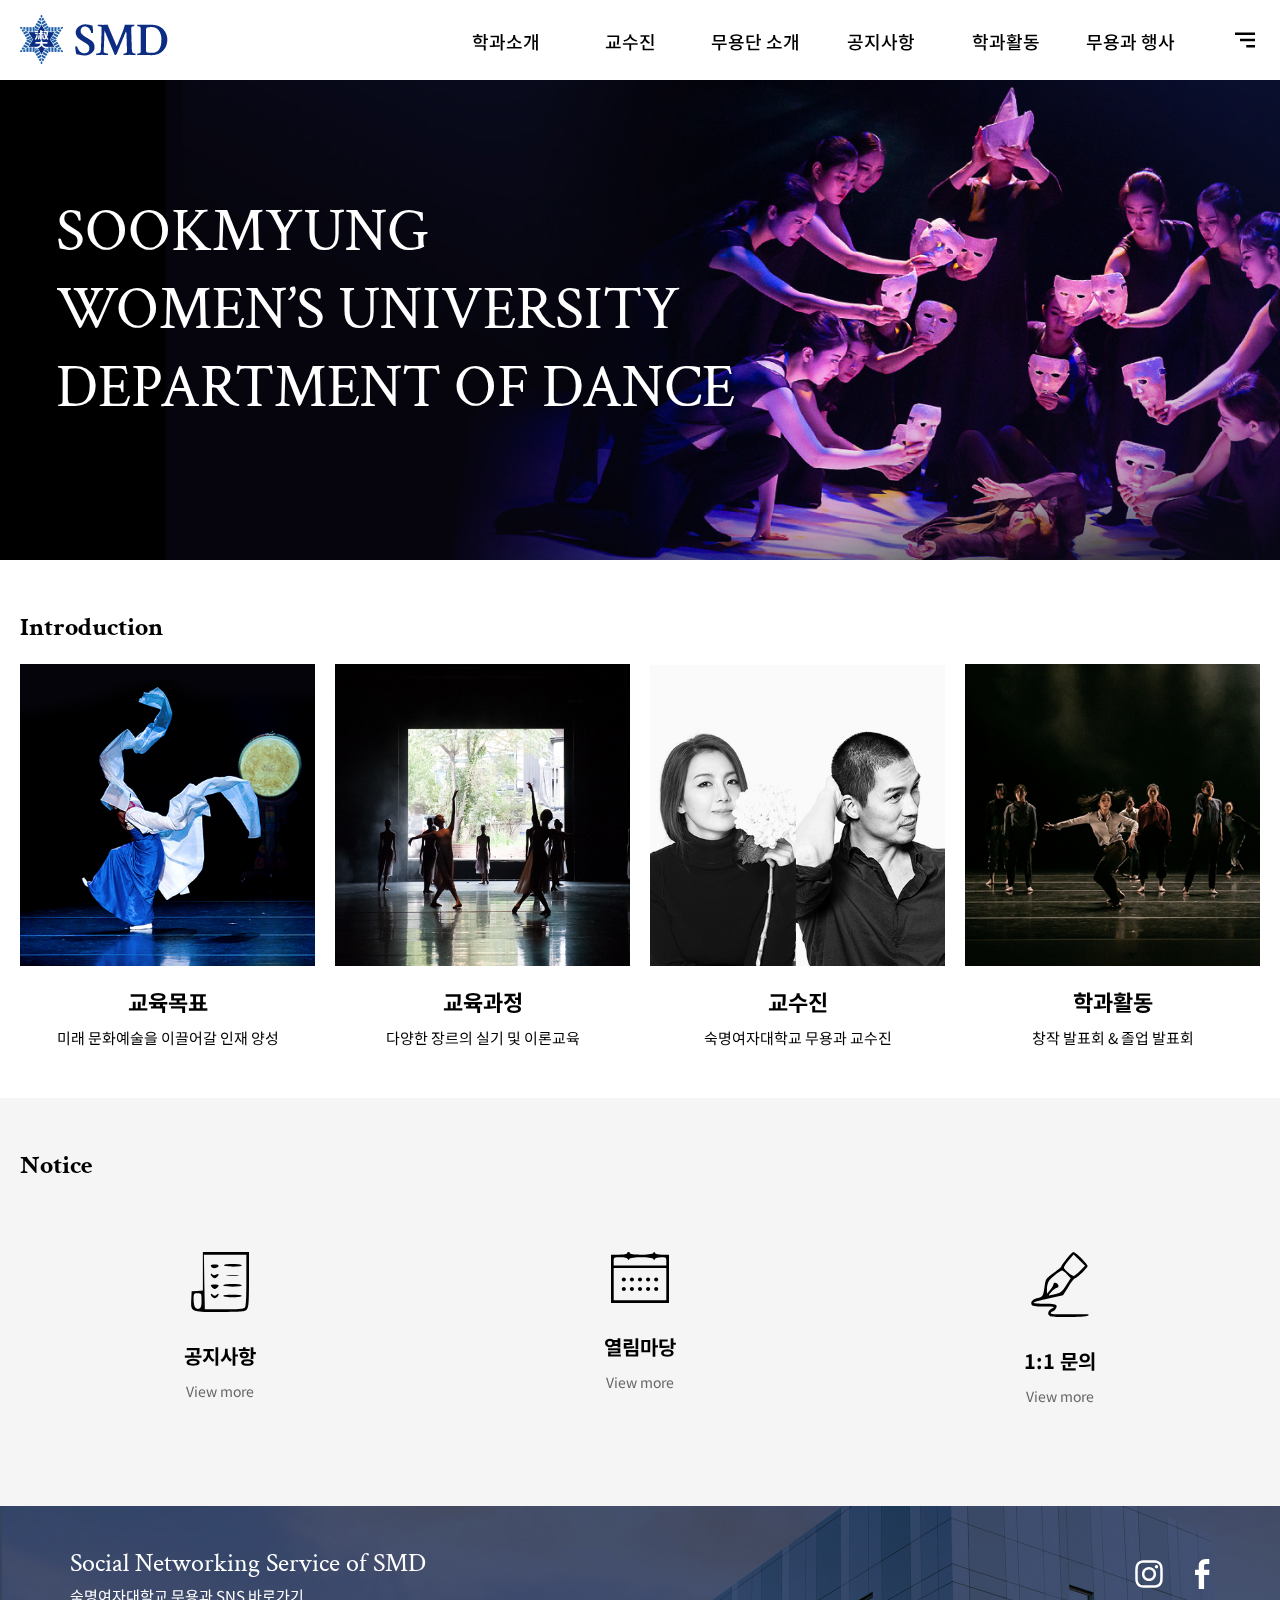
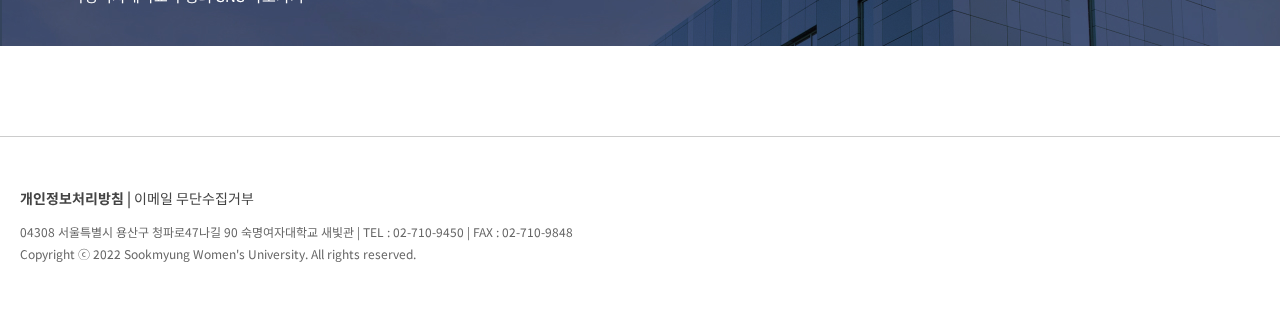
<file: index.html>
<!DOCTYPE html>
<html lang="en">
<head>
  <meta charset="UTF-8">
  <meta http-equiv="X-UA-Compatible" content="IE=edge">
  <meta name="viewport" content="width=device-width, initial-scale=1.0">
  <title>숙명여자대학교 무용과</title>
  <link rel="stylesheet" href="css/style.css">
  <!-- 제이쿼리 라이브러리 -->
  <script src="https://ajax.googleapis.com/ajax/libs/jquery/3.6.0/jquery.min.js"></script>
  <!-- 내 자바스크립트 -->
  <script src="./js/main.js"></script>
</head>
<body>
  <header id="main-header">
    <div class="container">
      <h1>
        <a href="index.html">
          <img src="images/logo.png" alt="숙대무용과">
        </a>
      </h1>
      <nav id="gnb">
        <ul class="depth1">
          <li><a href="pages/about.html">학과소개</a>
            <ul class="depth2">
              <li><a href="pages/about.html">학과소개</a></li>
              <li><a href="#">교육목표</a></li>
              <li><a href="#">교육과정</a></li>
              <li><a href="#">시설 및 환경</a></li>
              <li><a href="pages/location.html">오시는 길</a></li>
            </ul>
          </li>
          <li><a href="#">교수진</a>
            <ul class="depth2">
              <li><a href="#">교수진</a></li>
            </ul>
          </li>
          <li><a href="pages/introduction.html">무용단 소개</a>
            <ul class="depth2">
              <li><a href="pages/introduction.html">한국무용</a></li>
              <li><a href="#">현대무용</a></li>
              <li><a href="#">발래</a></li>
            </ul>
          </li>
          <li><a href="#">공지사항</a>
            <ul class="depth2">
              <li><a href="#">공지사항</a></li>
              <li><a href="#">열림마당</a></li>
              <li><a href="#">Q&A</a></li>
            </ul>
          </li>
          <li><a href="#">학과활동</a>
            <ul class="depth2">
              <li><a href="#">학과활동</a></li>
            </ul>
          </li>
          <li><a href="#">무용과 행사</a>
            <ul class="depth2">
              <li><a href="#">창작발표회</a></li>
              <li><a href="#">졸업발표회</a></li>
              <li><a href="#">공연 및 행사</a></li>
            </ul>
          </li>
        </ul>
      </nav>
      <!-- 토글버튼 -->
      <a href="#sitemap-menu" id="btn-toggle">
        <img src="images/bx_menu-alt-right.svg" alt="toggle sitemap">
      </a>
    </div><!-- container -->
  </header>

  <div id="site-map-menu">
    <div class="container">
      <div class="logo">
        <a href="/"><img src="images/logo.png" alt="숙명여대무용과"></a>
      </div>
      <button id="site-menu-close"><img src="images/ant-design_close-outlined.svg" alt="닫기"></button>
      <nav class="site-menu">
        <ul class="depth1">
          <li><a href="pages/about.html">학과소개</a>
            <ul class="depth2">
              <li><a href="pages/about.html">학과소개</a></li>
              <li><a href="#">교육목표</a></li>
              <li><a href="#">교육과정</a></li>
              <li><a href="#">시설 및 환경</a></li>
              <li><a href="pages/location.html">오시는 길</a></li>
            </ul>
          </li>
          <li><a href="#">교수진</a>
            <ul class="depth2">
              <li><a href="#">교수진</a></li>
            </ul>
          </li>
          <li><a href="pages/introduction.html">무용단 소개</a>
            <ul class="depth2">
              <li><a href="pages/introduction.html">한국무용</a></li>
              <li><a href="#">현대무용</a></li>
              <li><a href="#">발래</a></li>
            </ul>
          </li>
          <li><a href="#">공지사항</a>
            <ul class="depth2">
              <li><a href="#">공지사항</a></li>
              <li><a href="#">열림마당</a></li>
              <li><a href="#">Q&A</a></li>
            </ul>
          </li>
          <li><a href="#">학과활동</a>
            <ul class="depth2">
              <li><a href="#">학과활동</a></li>
            </ul>
          </li>
          <li><a href="#">무용과 행사</a>
            <ul class="depth2">
              <li><a href="#">창작발표회</a></li>
              <li><a href="#">졸업발표회</a></li>
              <li><a href="#">공연 및 행사</a></li>
            </ul>
          </li>
        </ul>
      </nav>
    </div><!-- container -->
  </div>
  

  <!-- 메인배너 -->
  <section id="main-banner">
    <div class="container">
      <h1>SOOKMYUNG<br>
        WOMEN’S UNIVERSITY<br>
        DEPARTMENT OF DANCE</h1>
    </div>
  </section>

  <!-- Introduction -->
  <section id="intro">
    <div class="container">
      <h1>Introduction</h1>
      <ul class="intro-list">
        <li>
          <a href="#">
            <img src="images/mc02_01.jpg" alt="교육목표">
            <h2>교육목표</h2>
          </a>
          <p>미래 문화예술을 이끌어갈 인재 양성</p>
        </li>
        <li>
          <a href="#">
            <img src="images/mc02_02.jpg" alt="교육과정">
            <h2>교육과정</h2>
          </a>
          <p>다양한 장르의 실기 및 이론교육</p>
        </li>
        <li>
          <a href="#">
            <img src="images/mc02_03.jpg" alt="교수진">
            <h2>교수진</h2>
          </a>
          <p>숙명여자대학교 무용과 교수진</p>
        </li>
        <li>
          <a href="#">
            <img src="images/mc02_04.jpg" alt="학과활동">
            <h2>학과활동</h2>
          </a>
          <p>창작 발표회 & 졸업 발표회</p>
        </li>
      </ul>
    </div><!-- container -->
  </section>

  <!-- Notice -->
  <section id="notice">
    <div class="container">
      <h1>Notice</h1>
      <ul class="icons-list">
        <li>
          <div class="icon-group">
            <img src="images/mc05_01.svg" alt="공지사항">
            <h3>공지사항</h3>
            <a href="#" class="btn-more">View more</a>
          </div>
        </li>
        <li>
          <div class="icon-group">
            <img src="images/mc05_02.svg" alt="열림마당">
            <h3>열림마당</h3>
            <a href="#" class="btn-more">View more</a>
          </div>
        </li>
        <li>
          <div class="icon-group">
            <img src="images/mc05_03.svg" alt="1:1 문의">
            <h3>1:1 문의</h3>
            <a href="#" class="btn-more">View more</a>
          </div>
        </li>
      </ul>
    </div>
  </section>


  <!-- SNS 배너 -->
  <section id="sns-banner">
    <div class="container">
      <div class="banner-title">
        <h1>Social Networking Service of SMD</h1>
        <p>숙명여자대학교 무용과 SNS 바로가기</p>
      </div>
      <div class="sns-icon-group">
        <a href="#">
          <img src="images/sns-icon-insta.svg" alt="instagram">
        </a>
        <a href="#">
          <img src="images/sns-icon-facebook.svg" alt="facebook">
        </a>
      </div>
    </div><!-- container -->
  </section>

  <footer id="main-footer">
    <div class="container">
      <div class="footer-group">
        <div class="footer-menu">
          <a href="#"><strong>개인정보처리방침</strong></a>
          <span>|</span>
          <a href="#">이메일 무단수집거부</a>
        </div>
        <address>04308 서울특별시 용산구 청파로47나길 90 숙명여자대학교 새빛관  |  TEL : 02-710-9450  |  FAX : 02-710-9848</address>
        <p class="copy">Copyright ⓒ 2022 Sookmyung Women's University. All rights reserved.</p>
      </div><!-- footer-group -->
    </div><!-- container -->
  </footer>

</body>
</html>
</file>
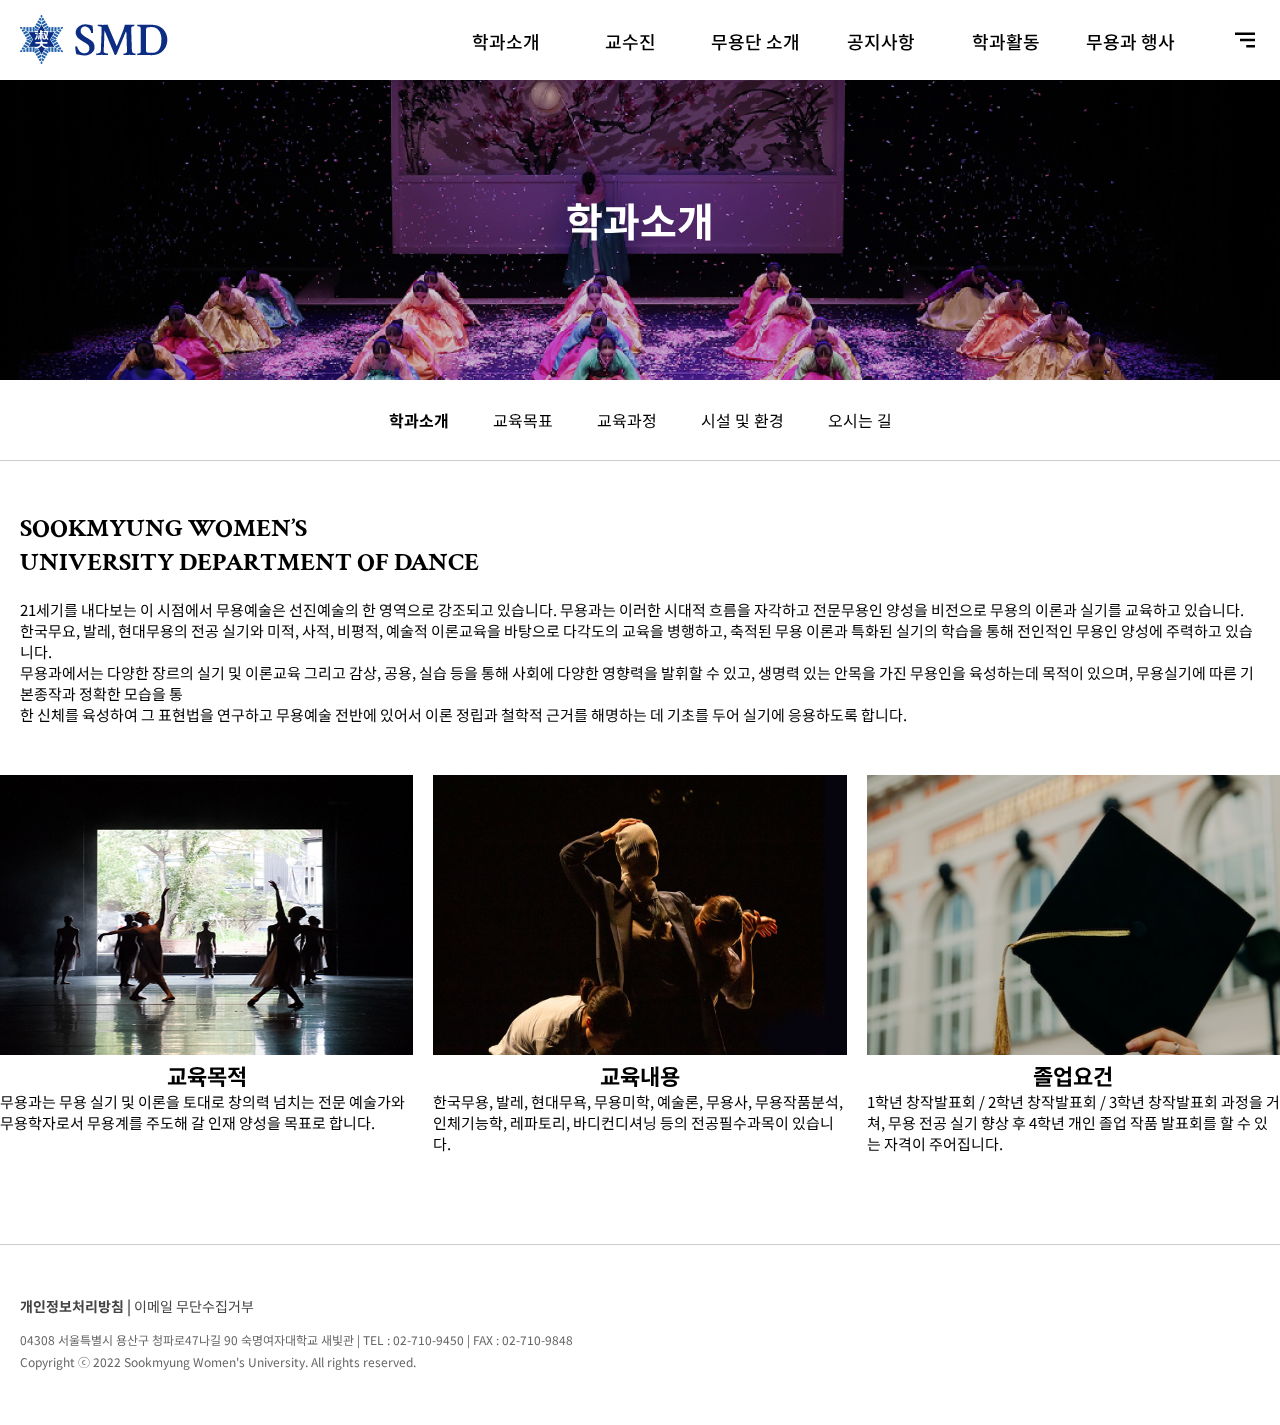
<file: pages/about.html>
<!DOCTYPE html>
<html lang="en">

<head>
    <meta charset="UTF-8">
    <meta http-equiv="X-UA-Compatible" content="IE=edge">
    <meta name="viewport" content="width=device-width, initial-scale=1.0">
    <title>학과 소개 |숙명여자대학교 무용과</title>
    <link rel="stylesheet" href="../css/style.css">
    <link rel="stylesheet" href="../css/sub.css">
    <!-- 제이쿼리 라이브러리 -->
    <script src="https://ajax.googleapis.com/ajax/libs/jquery/3.6.0/jquery.min.js"></script>
    <!-- 내 자바스크립트 -->
    <script src="../js/main.js"></script>
</head>

<body id="about">
    <header id="main-header">
        <div class="container">
            <h1>
                <a href="../index.html">
                    <img src="../images/logo.png" alt="숙대무용과">
                </a>
            </h1>
            <nav id="gnb">
                <ul class="depth1">
                    <li><a href="#">학과소개</a>
                        <ul class="depth2">
                            <li><a href="#">학과소개</a></li>
                            <li><a href="#">교육목표</a></li>
                            <li><a href="#">교육과정</a></li>
                            <li><a href="#">시설 및 환경</a></li>
                            <li><a href="location.html">오시는 길</a></li>
                        </ul>
                    </li>
                    <li><a href="#">교수진</a>
                        <ul class="depth2">
                            <li><a href="#">교수진</a></li>
                        </ul>
                    </li>
                    <li><a href="introduction.html">무용단 소개</a>
                        <ul class="depth2">
                            <li><a href="introduction.html">한국무용</a></li>
                            <li><a href="#">현대무용</a></li>
                            <li><a href="#">발래</a></li>
                        </ul>
                    </li>
                    <li><a href="#">공지사항</a>
                        <ul class="depth2">
                            <li><a href="#">공지사항</a></li>
                            <li><a href="#">열림마당</a></li>
                            <li><a href="#">Q&A</a></li>
                        </ul>
                    </li>
                    <li><a href="#">학과활동</a>
                        <ul class="depth2">
                            <li><a href="#">학과활동</a></li>
                        </ul>
                    </li>
                    <li><a href="#">무용과 행사</a>
                        <ul class="depth2">
                            <li><a href="#">창작발표회</a></li>
                            <li><a href="#">졸업발표회</a></li>
                            <li><a href="#">공연 및 행사</a></li>
                        </ul>
                    </li>
                </ul>
            </nav>
            <!-- 토글버튼 -->
            <a href="#sitemap-menu" id="btn-toggle">
                <img src="../images/bx_menu-alt-right.svg" alt="toggle sitemap">
            </a>
        </div><!-- container -->
    </header>
    <!-- 서브페이지 타이틀 -->
    <section id="sub-title">
        <div class="container">
            <h1>학과소개</h1>
        </div>
    </section>
    <!-- 로컬 네비게이션 바(Local Navigetion bar) -->
    <nav id="lnb">
        <div class="container">
            <ul>
                <li class="active"><a href="#">학과소개</a></li>
                <li><a href="#" id="next">교육목표</a></li>
                <li><a href="#">교육과정</a></li>
                <li><a href="#">시설 및 환경</a></li>
                <li><a href="location.html">오시는 길</a></li>
            </ul>
        </div>
    </nav>
    <div id="site-map-menu">
        <div class="container">
            <div class="logo">
                <a href="../index.html"><img src="../images/logo.png" alt="숙명여대무용과"></a>
            </div>
            <button id="site-menu-close"><img src="../images/ant-design_close-outlined.svg" alt="닫기"></button>
            <nav class="site-menu">
                <ul class="depth1">
                    <li><a href="about.html">학과소개</a>
                        <ul class="depth2">
                            <li><a href="about.html">학과소개</a></li>
                            <li><a href="#">교육목표</a></li>
                            <li><a href="#">교육과정</a></li>
                            <li><a href="#">시설 및 환경</a></li>
                            <li><a href="location.html">오시는 길</a></li>
                        </ul>
                    </li>
                    <li><a href="#">교수진</a>
                        <ul class="depth2">
                            <li><a href="#">교수진</a></li>
                        </ul>
                    </li>
                    <li><a href="introduction.html">무용단 소개</a>
                        <ul class="depth2">
                            <li><a href="introduction.html">한국무용</a></li>
                            <li><a href="#">현대무용</a></li>
                            <li><a href="#">발래</a></li>
                        </ul>
                    </li>
                    <li><a href="#">공지사항</a>
                        <ul class="depth2">
                            <li><a href="#">공지사항</a></li>
                            <li><a href="#">열림마당</a></li>
                            <li><a href="#">Q&A</a></li>
                        </ul>
                    </li>
                    <li><a href="#">학과활동</a>
                        <ul class="depth2">
                            <li><a href="#">학과활동</a></li>
                        </ul>
                    </li>
                    <li><a href="#">무용과 행사</a>
                        <ul class="depth2">
                            <li><a href="#">창작발표회</a></li>
                            <li><a href="#">졸업발표회</a></li>
                            <li><a href="#">공연 및 행사</a></li>
                        </ul>
                    </li>
                </ul>
            </nav>
        </div><!-- container -->
    </div>
    <!-- 메인콘텐츠 -->
    <section id="section1">
        <div class="container">
            <h1>
                SOOKMYUNG WOMEN’S <br />
                UNIVERSITY DEPARTMENT OF DANCE
            </h1>
            <p>
                21세기를 내다보는 이 시점에서 무용예술은 선진예술의 한 영역으로
                강조되고 있습니다. 무용과는 이러한 시대적 흐름을 자각하고 전문무용인
                양성을 비전으로 무용의 이론과 실기를 교육하고 있습니다.<br />
                한국무요, 발레, 현대무용의 전공 실기와 미적, 사적, 비평적, 예술적
                이론교육을 바탕으로 다각도의 교육을 병행하고, 축적된 무용 이론과
                특화된 실기의 학습을 통해 전인적인 무용인 양성에 주력하고 있습니다.<br />
                무용과에서는 다양한 장르의 실기 및 이론교육 그리고 감상, 공용, 실습
                등을 통해 사회에 다양한 영향력을 발휘할 수 있고, 생명력 있는 안목을
                가진 무용인을 육성하는데 목적이 있으며, 무용실기에 따른 기본종작과
                정확한 모습을 통<br />한 신체를 육성하여 그 표현법을 연구하고 무용예술
                전반에 있어서 이론 정립과 철학적 근거를 해명하는 데 기초를 두어 실기에
                응용하도록 합니다.
            </p>
        </div>
    </section>
    <!-- container -->
    <section id="section2">
        <div class="container">
            <div class="item">
                <img src="../images/about-img1.jpg" alt="교육목적">
                <h2>교육목적</h2>
                <p>무용과는 무용 실기 및 이론을 토대로 창의력 넘치는 전문 예술가와 무용학자로서 무용계를 주도해 갈 인재 양성을 목표로 합니다.</p>
            </div>
            <div class="item">
                <img src="../images/about-img2.jpg" alt="교육내용">
                <h2>교육내용</h2>
                <p>한국무용, 발레, 현대무욕, 무용미학, 예술론, 무용사, 무용작품분석, 인체기능학, 레파토리, 바디컨디셔닝 등의 전공필수과목이 있습니다.</p>
            </div>
            <div class="item">
                <img src="../images/about-img3.jpg" alt="졸업요건">
                <h2>졸업요건</h2>
                <p>1학년 창작발표회 / 2학년 창작발표회 / 3학년 창작발표회 과정을 거쳐, 무용 전공 실기 향상 후 4학년 개인 졸업 작품 발표회를 할 수 있는 자격이 주어집니다.
                </p>
            </div>


        </div>
    </section>
 




    <footer id="main-footer">
        <div class="container">
            <div class="footer-group">
                <div class="footer-menu">
                    <a href="#"><strong>개인정보처리방침</strong></a>
                    <span>|</span>
                    <a href="#">이메일 무단수집거부</a>
                </div>
                <address>04308 서울특별시 용산구 청파로47나길 90 숙명여자대학교 새빛관 | TEL : 02-710-9450 | FAX : 02-710-9848</address>
                <p class="copy">Copyright ⓒ 2022 Sookmyung Women's University. All rights reserved.</p>
            </div><!-- footer-group -->
        </div><!-- container -->
    </footer>

</body>

</html>
</file>
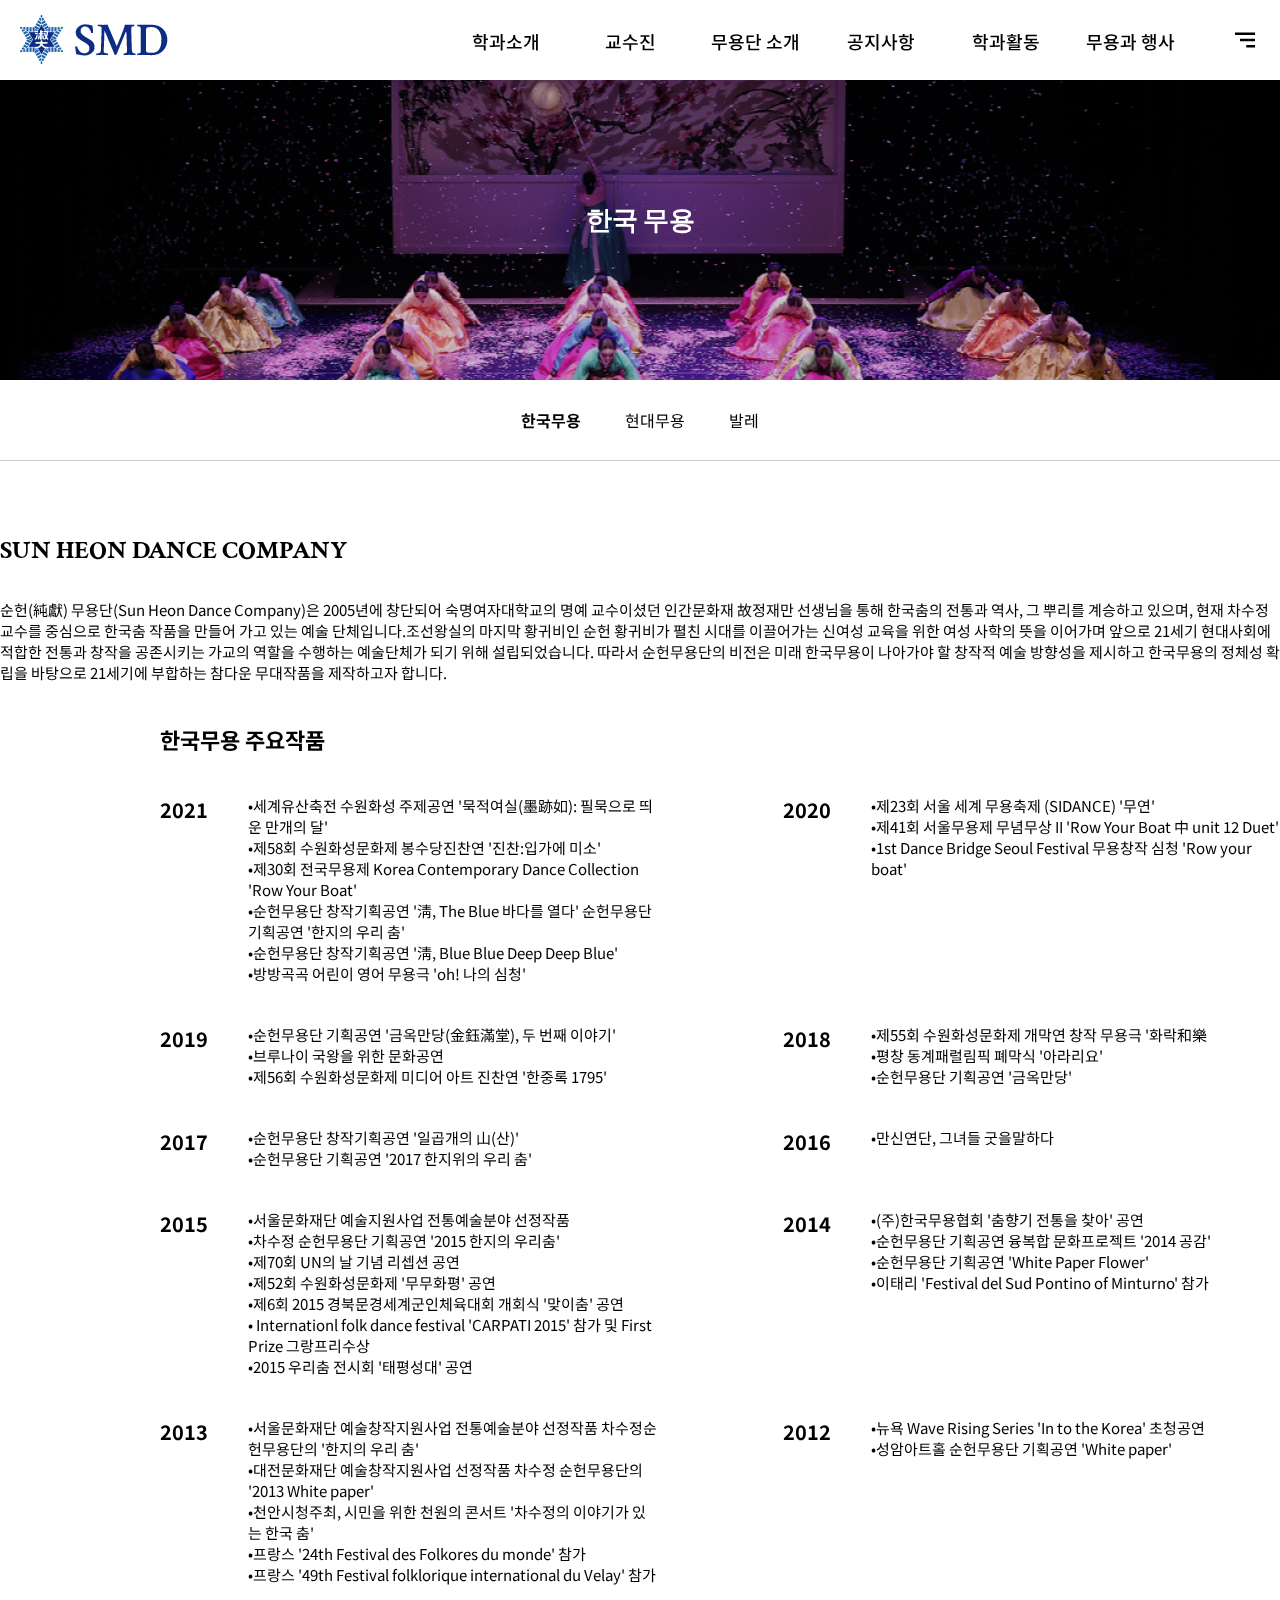
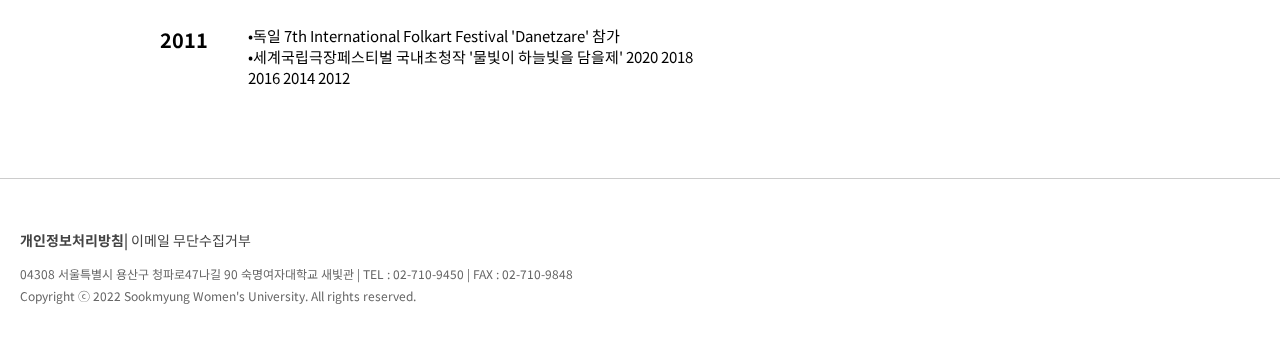
<file: pages/introduction.html>
<!DOCTYPE html>
<html lang="en">

<head>
    <meta charset="UTF-8">
    <meta name="viewport" content="width=device-width, initial-scale=1.0">
    <title>무용단 소개 | 숙명여자대학교 무용과</title>
    <link rel="stylesheet" href="../css/style.css">
    <link rel="stylesheet" href="../css/sub.css">
    <!-- 항상 jquery 는 상단에 -->
    <script src="https://ajax.googleapis.com/ajax/libs/jquery/3.6.0/jquery.min.js"></script>
    <!-- 내 자바스크립트 -->
    <script src="../js/main.js"></script>
</head>

<body id="introduction">
    <header id="main-header">
        <div class="container">
            <h1>
                <a href="../index.html"><img src="../images/logo.png" alt="숙명여대무용과"></a>
            </h1>
            <nav id="gnb">
                <ul class="depth1">
                    <li><a href="about.html">학과소개</a>
                        <ul class="depth2">
                            <li><a href="about.html">학과소개</a></li>
                            <li><a href="#">교육목표</a></li>
                            <li><a href="#">교육과정</a></li>
                            <li><a href="#">시설 및 환경</a></li>
                            <li><a href="location.html">오시는 길</a></li>
                        </ul>
                    </li>
                    <li><a href="#">교수진</a>
                        <ul class="depth2">
                            <li>교수진</li>
                        </ul>
                    </li>
                    <li><a href="introduction.html">무용단 소개</a>
                        <ul class="depth2">
                            <li><a href="introduction.html">한국무용</a></li>
                            <li><a href="#">현대무용</a></li>
                            <li><a href="#">발레</a></li>
                        </ul>
                    </li>
                    <li><a href="#">공지사항</a>
                        <ul class="depth2">
                            <li><a href="#">공지사항</a></li>
                            <li><a href="#">열림마당</a></li>
                            <li><a href="#">Q&A</a></li>
                        </ul>
                    </li>
                    <li><a href="#">학과활동</a>
                        <ul class="depth2">
                            <li><a href="#">학과활동</a></li>
                        </ul>
                    </li>
                    <li><a href="#">무용과 행사</a>
                        <ul class="depth2">
                            <li><a href="#">창작발표회</a></li>
                            <li><a href="#">졸업발표회</a></li>
                            <li><a href="#">공연 및 행사</a></li>
                        </ul>
                    </li>
                </ul>
            </nav>
            <!-- toggle 버튼 -->
            <a id="btn-toggle" href="#sitemap-menu">
                <img src="../images/bx_menu-alt-right.svg" alt="toggle sitemap">
            </a>
        </div><!-- container -->
    </header>
    <!-- 서브페이지 타이틀 -->
    <section id="sub-title">
        <div class="container">
            <h1>한국 무용</h1>
        </div><!-- container -->
    </section>
    <!-- 로컬메뉴(local navigaition bar) -->
    <nav id="lnb">
        <div class="container">
            <ul>
                <li class="active"><a href="introduction.html">한국무용</a></li>
                <li><a href="#">현대무용</a></li>
                <li><a href="#">발레</a></li>
            </ul>
        </div>
    </nav>

    <!-- 사이트 맵 -->
    <div id="site-map-menu">
        <div class="container">
            <div class="logo">
                <a href="../index.html"><img src="../images/logo.png" alt="숙명여대무용과"></a>
            </div>
            <button id="site-menu-close">
                <img src="../images/ant-design_close-outlined.svg" alt="close">
            </button>
            <nav class="site-menu">
                <ul class="depth1">
                    <li><a href="about.html">학과소개</a>
                        <ul class="depth2">
                            <li><a href="about.html">학과소개</a></li>
                            <li><a href="#">교육목표</a></li>
                            <li><a href="#">교육과정</a></li>
                            <li><a href="#">시설 및 환경</a></li>
                            <li><a href="location.html">오시는 길</a></li>
                        </ul>
                    </li>
                    <li><a href="#">교수진</a>
                        <ul class="depth2">
                            <li>교수진</li>
                        </ul>
                    </li>
                    <li><a href="introduction.html">무용단 소개</a>
                        <ul class="depth2">
                            <li><a href="introduction.html">한국무용</a></li>
                            <li><a href="#">현대무용</a></li>
                            <li><a href="#">발레</a></li>
                        </ul>
                    </li>
                    <li><a href="#">공지사항</a>
                        <ul class="depth2">
                            <li><a href="#">공지사항</a></li>
                            <li><a href="#">열림마당</a></li>
                            <li><a href="#">Q&A</a></li>
                        </ul>
                    </li>
                    <li><a href="#">학과활동</a>
                        <ul class="depth2">
                            <li><a href="#">학과활동</a></li>
                        </ul>
                    </li>
                    <li><a href="#">무용과 행사</a>
                        <ul class="depth2">
                            <li><a href="#">창작발표회</a></li>
                            <li><a href="#">졸업발표회</a></li>
                            <li><a href="#">공연 및 행사</a></li>
                        </ul>
                    </li>
                </ul>
            </nav>
        </div><!-- container -->
    </div>

    <!-- 메인콘텐츠 -->
    <main>
        <div class="container">
            <section class="section1">
                <h1>SUN HEON DANCE COMPANY</h1>
                <p>순헌(純獻) 무용단(Sun Heon Dance Company)은
                    2005년에 창단되어 숙명여자대학교의 명예 교수이셨던
                    인간문화재 故정재만 선생님을 통해 한국춤의 전통과 역사,
                    그 뿌리를 계승하고 있으며, 현재 차수정 교수를 중심으로
                    한국춤 작품을 만들어 가고 있는 예술 단체입니다.조선왕실의 마지막 황귀비인 순헌 황귀비가 펼친 시대를
                    이끌어가는 신여성 교육을 위한 여성 사학의 뜻을 이어가며
                    앞으로 21세기 현대사회에 적합한 전통과 창작을 공존시키는
                    가교의 역할을 수행하는 예술단체가 되기 위해 설립되었습니다.
                    따라서 순헌무용단의 비전은 미래 한국무용이 나아가야 할
                    창작적 예술 방향성을 제시하고 한국무용의 정체성 확립을
                    바탕으로 21세기에 부합하는 참다운 무대작품을 제작하고자 합니다.</p>
            </section>
            <section class="section2">
                <div class="section2-title">
                    <h2>한국무용 주요작품</h2>
                </div>
                <div class="listbox">
                    <div class="row">
                        <div class="col">
                            <h3>2021</h3>
                            <ul>
                                <li>
                                    •세계유산축전 수원화성 주제공연 '묵적여실(墨跡如): 필묵으로 띄운 만개의 달'<br>
                                    •제58회 수원화성문화제 봉수당진찬연 '진찬:입가에 미소'<br>
                                    •제30회 전국무용제 Korea Contemporary Dance Collection 'Row Your Boat'<br>
                                    •순헌무용단 창작기획공연 '淸, The Blue 바다를 열다' 순헌무용단 기획공연 '한지의 우리 춤'<br>
                                    •순헌무용단 창작기획공연 '淸, Blue Blue Deep Deep Blue'<br>
                                    •방방곡곡 어린이 영어 무용극 'oh! 나의 심청'
                                </li>
                            </ul>
                        </div>
                        <div class="col">
                            <h3>2020</h3>
                            <ul>
                                <li>•제23회 서울 세계 무용축제 (SIDANCE) '무연'<br>
                                    •제41회 서울무용제 무념무상 II 'Row Your Boat 中 unit 12 Duet'<br>
                                    •1st Dance Bridge Seoul Festival 무용창작 심청 'Row your boat'</li>
                            </ul>
                        </div>
                    </div>
                    <div class="row">
                        <div class="col">
                            <h3>2019</h3>
                            <ul>
                                <li>•순헌무용단 기획공연 '금옥만당(金鈺滿堂), 두 번째 이야기'<br>
                                    •브루나이 국왕을 위한 문화공연 <br>
                                    •제56회 수원화성문화제 미디어 아트 진찬연 '한중록 1795'</li>
                            </ul>
                        </div>
                        <div class="col">
                            <h3>2018</h3>
                            <ul>
                                <li>
                                    •제55회 수원화성문화제 개막연 창작 무용극 '화락和樂<br>
                                    •평창 동계패럴림픽 폐막식 '아라리요'<br>
                                    •순헌무용단 기획공연 '금옥만당'
                                </li>
                            </ul>
                        </div>
                    </div>
                    <div class="row">
                        <div class="col">
                            <h3>2017</h3>
                            <ul>
                                <li>
                                    •순헌무용단 창작기획공연 '일곱개의 山(산)'<br>
                                    •순헌무용단 기획공연 '2017 한지위의 우리 춤'<br>
                                </li>
                            </ul>
                        </div>
                        <div class="col">
                            <h3>2016</h3>
                            <ul>
                                <li>
                                    •만신연단, 그녀들 굿을말하다
                                </li>
                            </ul>
                        </div>
                    </div>
                    <div class="row">
                        <div class="col">
                            <h3>2015</h3>
                            <ul>
                                <li>
                                    •서울문화재단 예술지원사업 전통예술분야 선정작품<br>
                                    •차수정 순헌무용단 기획공연 '2015 한지의 우리춤'<br>
                                    •제70회 UN의 날 기념 리셉션 공연<br>
                                    •제52회 수원화성문화제 '무무화평' 공연<br>
                                    •제6회 2015 경북문경세계군인체육대회 개회식 '맞이춤' 공연<br>
                                    • Internationl folk dance festival 'CARPATI 2015' 참가 및 First Prize 그랑프리수상<br>
                                    •2015 우리춤 전시회 '태평성대' 공연
                                </li>
                            </ul>
                        </div>
                        <div class="col">
                            <h3>2014</h3>
                            <ul>
                                <li>•(주)한국무용협회 '춤향기 전통을 찾아' 공연 <br>
                                    •순헌무용단 기획공연 융복합 문화프로젝트 '2014 공감' <br>
                                    •순헌무용단 기획공연 'White Paper Flower' <br>
                                    •이태리 'Festival del Sud Pontino of Minturno' 참가 </li>
                            </ul>
                        </div>
                    </div>
                    <div class="row">
                        <div class="col">
                            <h3>2013</h3>
                            <ul>
                                <li>•서울문화재단 예술창작지원사업 전통예술분야 선정작품 차수정순헌무용단의 '한지의 우리 춤' <br>
                                    •대전문화재단 예술창작지원사업 선정작품 차수정 순헌무용단의 '2013 White paper' <br>
                                    •천안시청주최, 시민을 위한 천원의 콘서트 '차수정의 이야기가 있는 한국 춤'<br>
                                    •프랑스 '24th Festival des Folkores du monde' 참가 <br>
                                    •프랑스 '49th Festival folklorique international du Velay' 참가 </li>
                            </ul>
                        </div>
                        <div class="col">
                            <h3>2012</h3>
                            <ul>
                                <li>•뉴욕 Wave Rising Series 'In to the Korea' 초청공연<br>
                                    •성암아트홀 순헌무용단 기획공연 'White paper'
                                </li>
                            </ul>
                        </div>
                    </div>
                    <div class="row">
                        <div class="col">
                            <h3>2011</h3>
                            <ul>
                                <li>•독일 7th International Folkart Festival 'Danetzare' 참가<br>
                                    •세계국립극장페스티벌 국내초청작 '물빛이 하늘빛을 담을제' 2020 2018 2016 2014 2012 </li>
                            </ul>
                        </div>
                    </div>


                </div>
            </section>

        </div>
    </main>

    <footer id="main-footer">
        <div class="container">
            <div class="footer-group">
                <div class="footer-menu">
                    <a href="#"><strong>개인정보처리방침</strong></a><span>|</span>
                    <a href="#">이메일 무단수집거부</a>
                </div>
                <address>
                    04308 서울특별시 용산구 청파로47나길 90 숙명여자대학교 새빛관 | TEL : 02-710-9450 | FAX : 02-710-9848
                </address>
                <p class="copy">Copyright ⓒ 2022 Sookmyung Women's University. All rights reserved.</p>
            </div>
        </div><!-- container -->
    </footer>
</body>

</html>
</file>
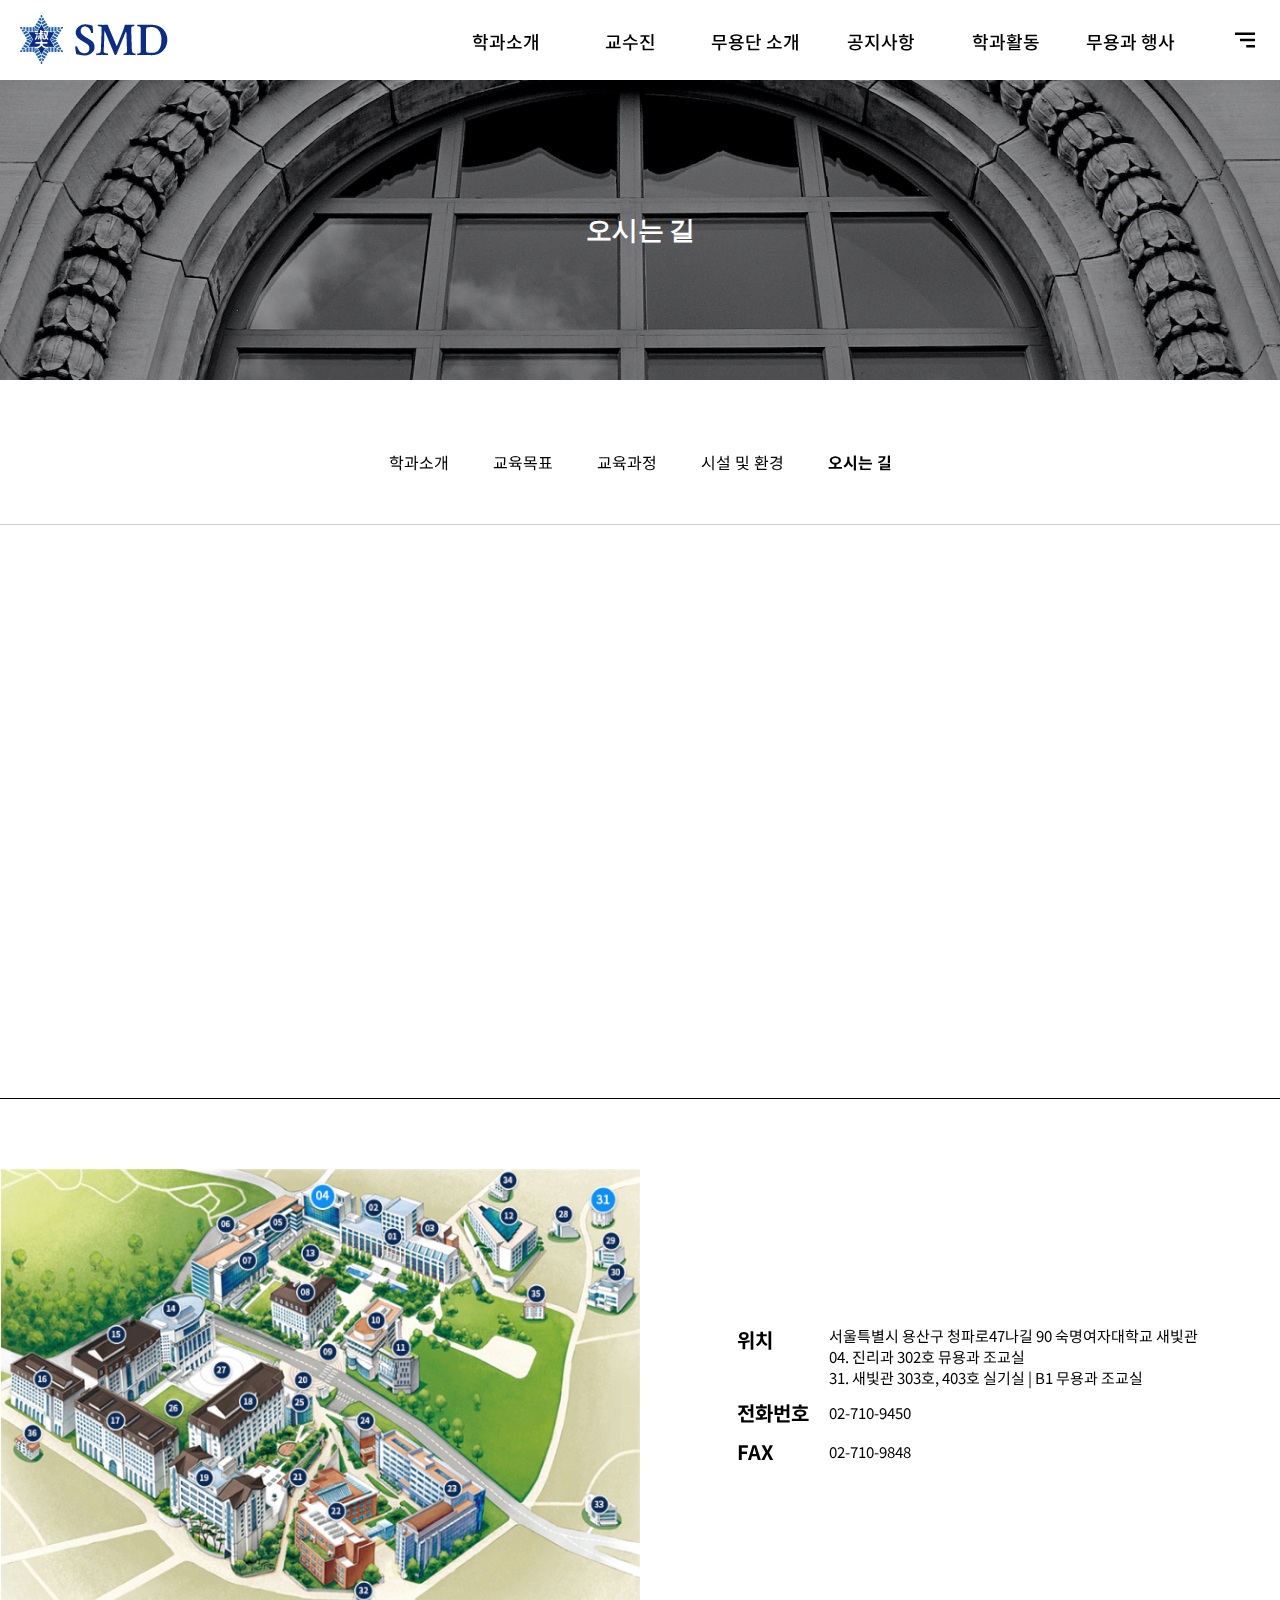
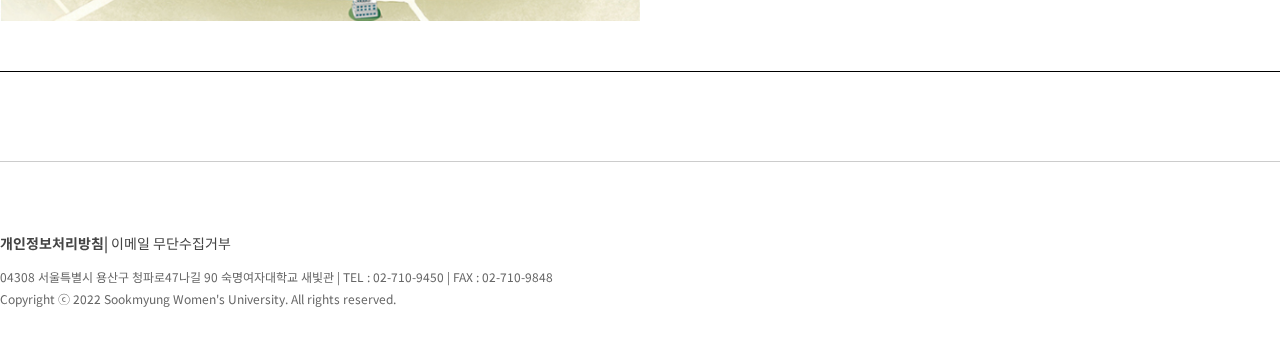
<file: pages/location.html>
<!DOCTYPE html>
<html lang="en">

<head>
    <meta charset="UTF-8">
    <meta name="viewport" content="width=device-width, initial-scale=1.0">
    <title>오시는 길 | 숙명여자대학교 무용과</title>
    <link rel="stylesheet" href="../css/style.css">
    <link rel="stylesheet" href="../css/sub.css">
    <!-- 항상 jquery 는 상단에 -->
    <script src="https://ajax.googleapis.com/ajax/libs/jquery/3.6.0/jquery.min.js"></script>
    <!-- 내 자바스크립트 -->
    <script src="../js/main.js"></script>
</head>

<body id="location">
    <header id="main-header">
        <div class="container">
            <h1>
                <a href="../index.html"><img src="../images/logo.png" alt="숙명여대무용과"></a>
            </h1>
            <nav id="gnb">
                <ul class="depth1">
                    <li><a href="about.html">학과소개</a>
                        <ul class="depth2">
                            <li><a href="about.html">학과소개</a></li>
                            <li><a href="#">교육목표</a></li>
                            <li><a href="#">교육과정</a></li>
                            <li><a href="#">시설 및 환경</a></li>
                            <li><a href="location.html">오시는 길</a></li>
                        </ul>
                    </li>
                    <li><a href="#">교수진</a>
                        <ul class="depth2">
                            <li>교수진</li>
                        </ul>
                    </li>
                    <li><a href="introduction.html">무용단 소개</a>
                        <ul class="depth2">
                            <li><a href="introduction.html">한국무용</a></li>
                            <li><a href="#">현대무용</a></li>
                            <li><a href="#">발레</a></li>
                        </ul>
                    </li>
                    <li><a href="#">공지사항</a>
                        <ul class="depth2">
                            <li><a href="#">공지사항</a></li>
                            <li><a href="#">열림마당</a></li>
                            <li><a href="#">Q&A</a></li>
                        </ul>
                    </li>
                    <li><a href="#">학과활동</a>
                        <ul class="depth2">
                            <li><a href="#">학과활동</a></li>
                        </ul>
                    </li>
                    <li><a href="#">무용과 행사</a>
                        <ul class="depth2">
                            <li><a href="#">창작발표회</a></li>
                            <li><a href="#">졸업발표회</a></li>
                            <li><a href="#">공연 및 행사</a></li>
                        </ul>
                    </li>
                </ul>
            </nav>
            <!-- toggle 버튼 -->
            <a id="btn-toggle" href="#sitemap-menu">
                <img src="../images/bx_menu-alt-right.svg" alt="toggle sitemap">
            </a>
        </div><!-- container -->
    </header>
    <!-- 서브페이지 타이틀 -->
    <section id="sub-title">
        <div class="container">
            <h1>오시는 길</h1>
        </div><!-- container -->
    </section>
    <!-- 로컬메뉴(local navigaition bar) -->
    <nav id="lnb">
        <div class="container">
            <ul>
                <li><a href="about.html">학과소개</a></li>
                <li><a href="#">교육목표</a></li>
                <li><a href="#">교육과정</a></li>
                <li><a href="#">시설 및 환경</a></li>
                <li class="active"><a href="location.html">오시는 길</a></li>
            </ul>
        </div>
    </nav>

    <!-- 사이트 맵 -->
    <div id="site-map-menu">
        <div class="container">
            <div class="logo">
                <a href="../index.html"><img src="../images/logo.png" alt="숙명여대무용과"></a>
            </div>
            <button id="site-menu-close">
                <img src="../images/ant-design_close-outlined.svg" alt="close">
            </button>
            <nav class="site-menu">
                <ul class="depth1">
                    <li><a href="about.html">학과소개</a>
                        <ul class="depth2">
                            <li><a href="about.html">학과소개</a></li>
                            <li><a href="#">교육목표</a></li>
                            <li><a href="#">교육과정</a></li>
                            <li><a href="#">시설 및 환경</a></li>
                            <li><a href="location.html">오시는 길</a></li>
                        </ul>
                    </li>
                    <li><a href="#">교수진</a>
                        <ul class="depth2">
                            <li>교수진</li>
                        </ul>
                    </li>
                    <li><a href="introduction.html">무용단 소개</a>
                        <ul class="depth2">
                            <li><a href="introduction.html">한국무용</a></li>
                            <li><a href="#">현대무용</a></li>
                            <li><a href="#">발레</a></li>
                        </ul>
                    </li>
                    <li><a href="#">공지사항</a>
                        <ul class="depth2">
                            <li><a href="#">공지사항</a></li>
                            <li><a href="#">열림마당</a></li>
                            <li><a href="#">Q&A</a></li>
                        </ul>
                    </li>
                    <li><a href="#">학과활동</a>
                        <ul class="depth2">
                            <li><a href="#">학과활동</a></li>
                        </ul>
                    </li>
                    <li><a href="#">무용과 행사</a>
                        <ul class="depth2">
                            <li><a href="#">창작발표회</a></li>
                            <li><a href="#">졸업발표회</a></li>
                            <li><a href="#">공연 및 행사</a></li>
                        </ul>
                    </li>
                </ul>
            </nav>
        </div><!-- container -->
    </div>

    <!-- 메인콘텐츠 -->
    <main>
        <div class="container">
            <div id="map">
                <iframe
                    src="https://www.google.com/maps/embed?pb=!1m18!1m12!1m3!1d790.8457699113225!2d126.9655327673822!3d37.546037427631234!2m3!1f0!2f0!3f0!3m2!1i1024!2i768!4f13.1!3m3!1m2!1s0x357ca2727fcb04c7%3A0xb9f64e162324730f!2z7IiZ66qF7Jes7J6Q64yA7ZWZ6rWQ!5e0!3m2!1sko!2skr!4v1667957167996!5m2!1sko!2skr"
                    width="100%" height="450" style="border:0;" allowfullscreen="" loading="lazy"
                    referrerpolicy="no-referrer-when-downgrade"></iframe>
            </div>
        </div>
        <div class="location-info">
            <div class="container">
                <img src="../images/map1.jpg" alt="학교내부">
                <div class="address">
                    <table border="1">
                        <tr>
                            <th>위치</th>
                            <td>
                                <p>
                                    서울특별시 용산구 청파로47나길 90 숙명여자대학교 새빛관<br>
                                    04. 진리과 302호 뮤용과 조교실<br>
                                    31. 새빛관 303호, 403호 실기실 | B1 무용과 조교실
                                </p>
                            </td>
                        </tr>
                        <tr>
                            <th>전화번호</th>
                            <td>02-710-9450</td>
                        </tr>
                        <tr>
                            <th>FAX</th>
                            <td>02-710-9848</td>
                        </tr>
                    </table>
                </div><!-- address -->
            </div><!-- container -->
        </div><!-- location info -->
    </main>
    <footer id="main-footer">
        <div class="container">
            <div class="footer-group">
                <div class="footer-menu">
                    <a href="#"><strong>개인정보처리방침</strong></a><span>|</span>
                    <a href="#">이메일 무단수집거부</a>
                </div>
                <address>
                    04308 서울특별시 용산구 청파로47나길 90 숙명여자대학교 새빛관 | TEL : 02-710-9450 | FAX : 02-710-9848
                </address>
                <p class="copy">Copyright ⓒ 2022 Sookmyung Women's University. All rights reserved.</p>
            </div>
        </div><!-- container -->
    </footer>
</body>

</html>
</file>
<file: css/style.css>
/* style.css */

/* 웹 폰트: Crimson, noto sans KR */
@import url('https://fonts.googleapis.com/css2?family=Crimson+Text&family=Noto+Sans+KR:wght@400;500;700&display=swap');
/* css에서 style 문서 불러오기 */
@import "./reset.css"; 

/*  
font-family: 'Crimson Text', serif;
font-family: 'Noto Sans KR', sans-serif;
*/

:root {
  --main-color: #0C2D83;
  --bg-color-light: #F5F5F5;
  --text-light: #666;
  --white: #fff;
}

body {
  font-family: 'Noto Sans KR', sans-serif;
  font-size: 15px;
  background-color: var(--white);
}

h1 {
  font-family: 'Crimson Text', serif;
  font-size: 26px;
  margin-bottom: 20px;
}

h2 {
  font-size: 22px;
}

h3 {
  font-size: 20px;
}

a {
  color: #000;
}

.container {
  max-width: 1440px;
  /* outline: 2px solid #333; */
  margin: 0 auto;
  position: relative;
}

#main-header {
  height: 80px;
  /* background: #ccc; */
}

#main-header h1 {
  position: absolute;
  left: 20px;
  top: 15px;
}

#gnb {
  position: absolute;
  right: 97px;
  top: 28px;
  z-index: 999;
}

/* 1단계 메뉴 */
#gnb .depth1 {
 display: flex; 
}

#gnb .depth1 > li {
  margin-left: 20px;
  /* outline: 1px solid red; */
  text-align: center;
  width: 7em;
}

#gnb .depth1 > li > a {
  font-weight: 500;
  font-size: 18px;
}

/* 2단계 메뉴 */
#gnb .depth2 {
  background: #FFFFFF;
  border: 1px solid #CCCCCC;
  padding: 10px;
  margin-top: 26px;
  display: none;
  text-align: left;
}

#gnb .depth2 > li {
  margin-bottom: 10px;
}

#gnb .depth2 > li:last-child {
  margin-bottom: 0;
}

/* hover 액션 */
/* depth1 li에 마우스가 올라가면 depth2 표시 */
#gnb .depth1 > li:hover .depth2 {
  display: block;
}

#gnb .depth1 > li > a:hover {
  color: var(--main-color);
}

#gnb .depth2 > li > a:hover {
  text-decoration: underline;
}

#btn-toggle {
  position: absolute;
  right: 20px;
  top: 25px;
}


/* 메인배너 */
#main-banner {
  height: 480px;
  background: #000;
}

#main-banner .container {
  height: 100%;
  background-image: url('../images/main-banner-e1.jpg');
  display: flex;
  align-items: center;
}

#main-banner h1 {
  color: #fff;
  padding-left: 56px;
  font-size: 60px;
  font-weight: 400;
}


/* Introduction */
#intro .container {
  padding: 50px 20px;
  /* outline: 1px solid #000; */
}

#intro .intro-list {
  display: flex;
  justify-content: space-between;
  text-align: center;
}

#intro .intro-list > li {
  /* outline: 2px solid red; */
  /* (너비 - 칼럼여백(칼럼수 - 1)) / 칼럼수 */
  width: calc((100% - 60px) / 4);
}

#intro .intro-list > li img {
  width: 100%;
  margin-bottom: 15px;
}

/* 여백, 정렬  */
#intro .intro-list h2 {
  margin-bottom: 10px;
}



/* Notice */
#notice {
  background-color: var(--bg-color-light);
}

#notice .container {
  padding: 50px 20px;
  /* outline: 1px solid #000; */
}

#notice .icons-list {
  display: flex;
  justify-content: space-between;
  text-align: center;
}

#notice .icons-list > li {
  /* outline: 2px solid red; */
  width: calc((100% - 40px) / 3);
  padding-top: 50px;
  padding-bottom: 50px;
}

.btn-more {
  font-size: 14px;
  color: #666;
}

#notice .icons-list > li .icon-group h3 {
    margin-top: 25px;
    margin-bottom: 10px;
}


/* sns banner */
#sns-banner .container {
  background-image: url('../images/sns-banner-bg.jpg');
  color: #fff;
  padding-left: 70px;
  padding-right: 70px;
  height: 140px;
  display: flex;
  justify-content: space-between;
  align-items: center;
}

#sns-banner h1 {
  margin-bottom: 5px;
  font-weight: 400;
}

#sns-banner .sns-icon-group a {
  margin-left: 28px;
}


#main-footer {
  border-top: 1px solid rgba(0, 0, 0, 0.2);
  margin-top: 90px;
}

#main-footer .container {
  padding: 50px 20px;
}


#main-footer .footer-menu {
  margin-bottom: 15px;
}

#main-footer .footer-menu a{
  font-size: 14px;
  color: #444;
}

#main-footer address, #main-footer .copy {
  font-size: 12px;
  font-style: normal;
  color: #666;
  margin-bottom: 5px;
}


/* 사이트맵 팝업 */
#site-map-menu {
  position: fixed;
  width: 80%;
  height: 80vh;
  background: #fff;
  /* 포지션 중앙정렬 */
  left: calc(50%);
  top: calc(50%);
  /* 반만 땡김 */
  transform: translateX(-50%) translateY(-50%);
  z-index: 1000;
  border: 1px solid #ccc;
  padding: 40px;
  box-shadow: 0px 4px 4px rgba(0, 0, 0, 0.25);
}

#site-map-menu .container {
  /* outline: 1px solid red; */
  position: relative;
  height: 100%;
  padding-left: 9%;
  padding-right: 9%;
}

#site-map-menu nav.site-menu {
  /* outline: 1px solid #333; */
  /* background: pink; */
  height: 100%;
  display: flex;
  align-items: space-between;
  padding-top: 150px;
}

#site-map-menu .site-menu > ul.depth1 {
  display: flex;
  flex-wrap: wrap;
  /* background: lightgreen; */
  width: 100%;
}

#site-map-menu .site-menu > ul.depth1 > li {
  width: 33.33%;
}

/* 1단계 메뉴 텍스트(제목) */
#site-map-menu .site-menu > ul.depth1 > li > a {
  font-size: 20px;
  font-weight: bold;
  margin-bottom: 10px;
  display: block;
}

#site-menu-close {
  position: absolute;
  right: 0;
  top: 0;
}

#site-map-menu .logo {
  position: absolute;
  left: 0;
  top: 0;
}

#site-map-menu .site-menu .depth2 {
  padding: 10px;
}

#site-map-menu .site-menu .depth2 > li {
  margin-bottom: 10px;
}

#site-map-menu .site-menu .depth2 a {
  color: #444;
}
/* 사이트맵 몌뉴 비표시 상태 */
#site-map-menu{
  width: 0%;
  height: 0%;
  opacity: 0;
  z-index: -999;
  /* display: none; */
  overflow: hidden;
  transition: all 0.5s;
}
/* 사이트맵 표시 상태 */
#site-map-menu.show{
  width: 80%;
  height: 80%;
  opacity: 1;
  z-index: 999;
  /* border-radius: 15%; */
  /* display: block; */
  
}
</file>
<file: css/sub.css>
/* sub page용 타이틀(서브 공통) */
#about #sub-title h1 {
  font-size: 40px;
  font-family: "Noto Sans KR", sans-serif;
}

.active {
  font-weight: bold;
}

#sub-title {
  height: 300px;
  background: #999;
  color: #fff;
  display: flex;
  align-items: center;
}

#lnb .container {
  border-bottom: 1px solid rgba(0, 0, 0, 0.2);
  padding-top: 28px;
  padding-bottom: 28px;
  font-size: 16px;
  text-align: center;
}

#lnb ul li {
  display: inline-block;
  margin-left: 20px;
  margin-right: 20px;
}

#location .container {
  padding: 70px 0 50px;
}

/* 고유영역 */
/* about */
#about {
  animation: acs 3s;


}

#about #sub-title {
  background-image: url("../images/about-title.jpg");
  background-color: #000;
  background-repeat: no-repeat;
  background-position: center center;

}

@keyframes acs {
  0% {
    position: absolute;
    left: -1440px;
  }

  100% {
    left: 100%;
  }


}


#section1 .container {
  padding: 50px 20px;
}

#section2 .container {
  display: flex;
  /* text-align: center;  */
  /* outline: 4px solid red; */
  gap: 20px;
}

#section2 .container .item {
  width: calc((100% - 40px) / 3);
  /* outline: 4px solid red; */

}

#section2 img {
  width: 100%;
  height: 280px;
}

#section2 .container h2 {
  text-align: center;
}

/* 오시는길 부분 */
.location-info .container {
  display: flex;
  outline: 1px solid #000;
  /* outline: 4px solid red; */
}
#location #sub-title {
  background-image: url("../images/location-title.jpg");
  background-color: #000;
  background-repeat: no-repeat;
  background-position: center center;
}

.location-info .container .address {
  display: flex;
  justify-content: center;
  align-items: center;
  width: 50%;
}

.location-info .container img {
  width: 50%;
}

th,
td {
  padding: 5px;
}

table {
  border-collapse: collapse;
}

table,
th,
td {
  border-style: none;
}

th {
  text-align: left;
  vertical-align: top;
  font-size: 20px;
  /* 표안에서 움직이게 함 */
}

#location th,
td {
  padding: 5px;
  padding-left: 1em;
}

/* introduction 고유 */
#introduction #sub-title {
  background-image: url("../images/한국무용.jpg");
  background-color: #000;
  background-repeat: no-repeat;
  background-position: center center;
}

#introduction main .container .section1>h1 {
  padding-top: 72px;
  padding-bottom: 12px;
}

#introduction main .container .section1>p {
  padding-bottom: 20px;
}
.section2{
  padding-left: 160px;
}
.section2 .section2-title{
  padding-top: 20px;
}
.row{
  display: flex;
  justify-content: space-between;
  gap: 125px;
 
  
}
.col{
  display: flex;
  width: 50%;  
}
.col h3{
  padding-top: 40px;
  padding-right: 40px;
}
.col ul {
  padding-top: 40px;
}
</file>
